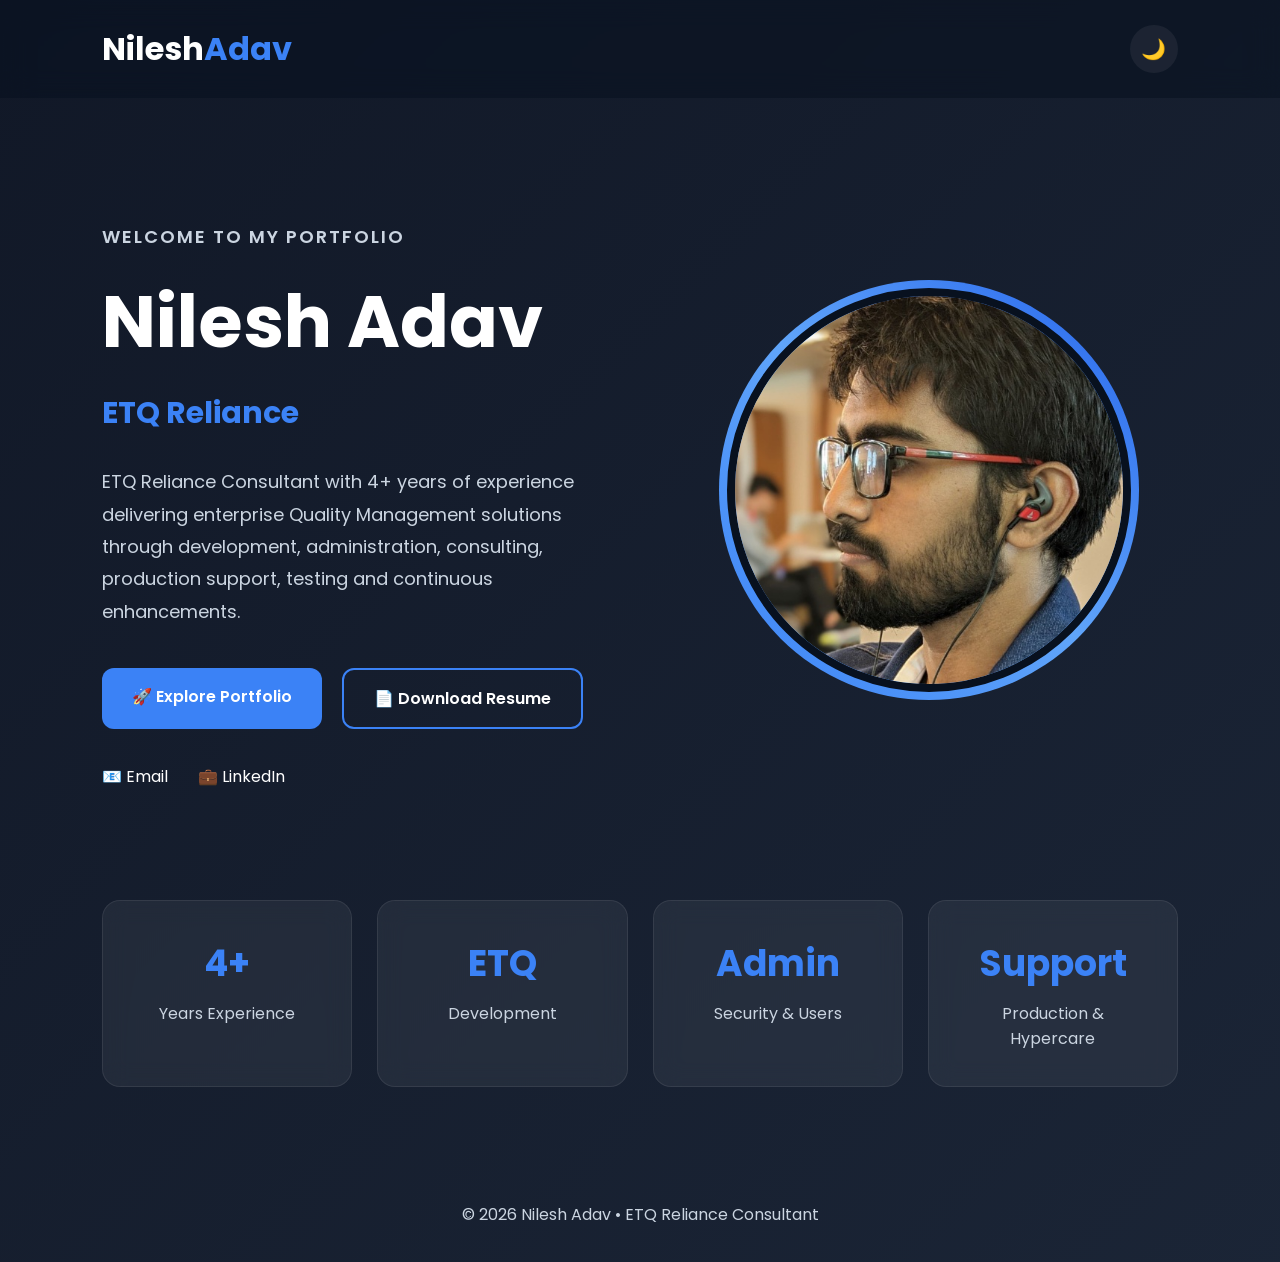
<file: index.html>
<!DOCTYPE html>
<html lang="en">

<head>

<meta charset="UTF-8">
<meta name="viewport" content="width=device-width, initial-scale=1.0">

<title>Nilesh Adav | ETQ Reliance Consultant</title>

<link rel="preconnect" href="https://fonts.googleapis.com">
<link rel="preconnect" href="https://fonts.gstatic.com" crossorigin>

<link href="https://fonts.googleapis.com/css2?family=Poppins:wght@300;400;500;600;700;800&display=swap" rel="stylesheet">

<link rel="stylesheet" href="home.css">

</head>

<body>

<header>

<div class="logo">

Nilesh<span>Adav</span>

</div>

<button id="themeToggle">

🌙

</button>

</header>

<section class="hero">

<div class="hero-left">

<p class="welcome">

WELCOME TO MY PORTFOLIO

</p>

<h1>

Nilesh Adav

</h1>

<h2 id="typing"></h2>

<p></p>

<p>

ETQ Reliance Consultant with 4+ years of experience delivering enterprise Quality Management solutions through development, administration, consulting, production support, testing and continuous enhancements.

</p>

<div class="buttons">

<a href="portfolio.html" class="primary">

🚀 Explore Portfolio

</a>

<a href="assets/Nilesh_Adav_Resume.pdf" class="secondary" id="downloadResume">

📄 Download Resume

</a>

</div>

<p id="downloadNote" class="download-note">
If the resume doesn't download, please <strong>right-click</strong> the <strong>Download Resume</strong> button and select <strong>"Open link in Incognito window"</strong>.
</p>

<div class="social">

<a href="mailto:nileshadav3@gmail.com">

📧 Email

</a>

<a href="https://www.linkedin.com/in/nileshadav" target="_blank">

💼 LinkedIn

</a>

</div>

</div>

<div class="hero-right">

<div class="image-card">

<img src="images/profile1.jpg" alt="Nilesh Adav">

</div>

</div>

</section>

<section class="quick">

<div class="quick-card">

<h3>

4+

</h3>

<p>

Years Experience

</p>

</div>

<div class="quick-card">

<h3>

ETQ

</h3>

<p>

Development

</p>

</div>

<div class="quick-card">

<h3>

Admin

</h3>

<p>

Security & Users

</p>

</div>

<div class="quick-card">

<h3>

Support

</h3>

<p>

Production & Hypercare

</p>

</div>

</section>

<footer>

<p>

© 2026 Nilesh Adav • ETQ Reliance Consultant

</p>

</footer>

<script src="home.js"></script>

<script>
const downloadBtn = document.getElementById("downloadResume");
const downloadNote = document.getElementById("downloadNote");

downloadBtn.addEventListener("click", () => {
    downloadNote.classList.add("show");
});
</script>

</body>

</html>
</file>
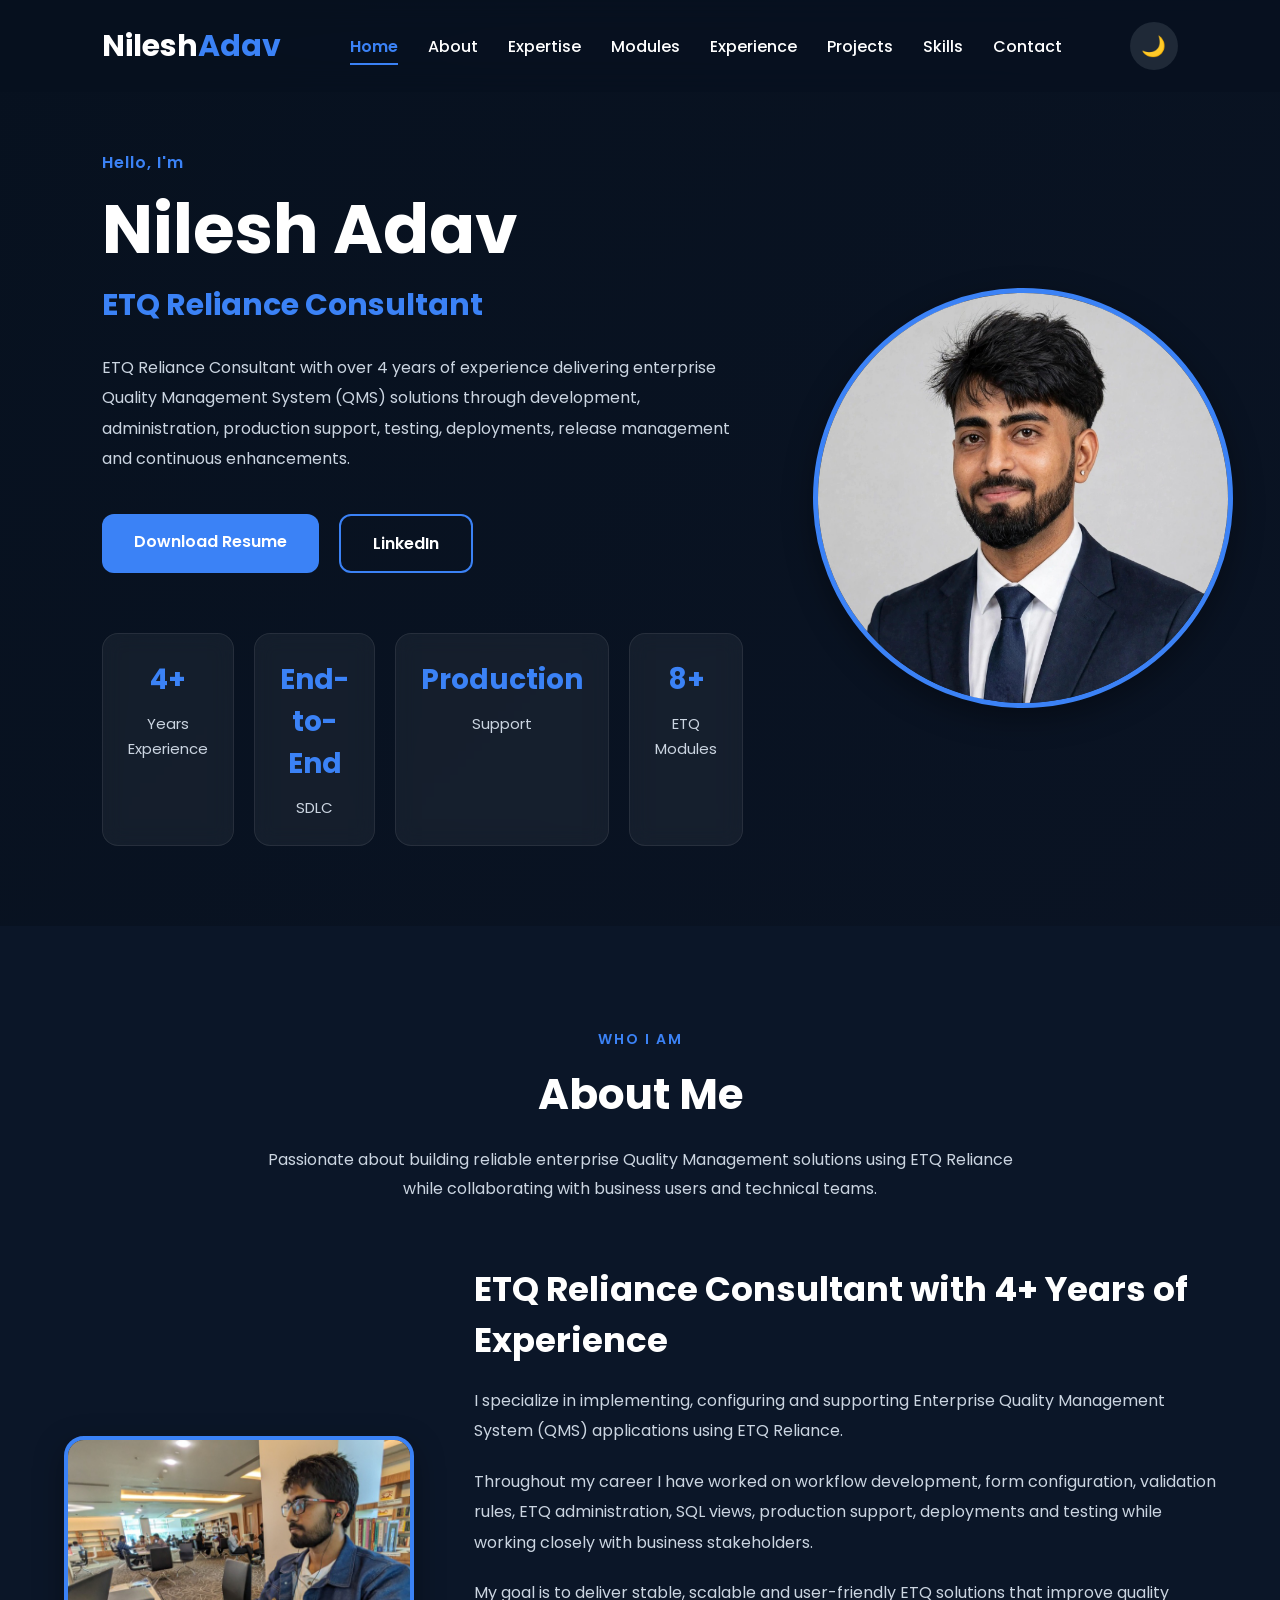
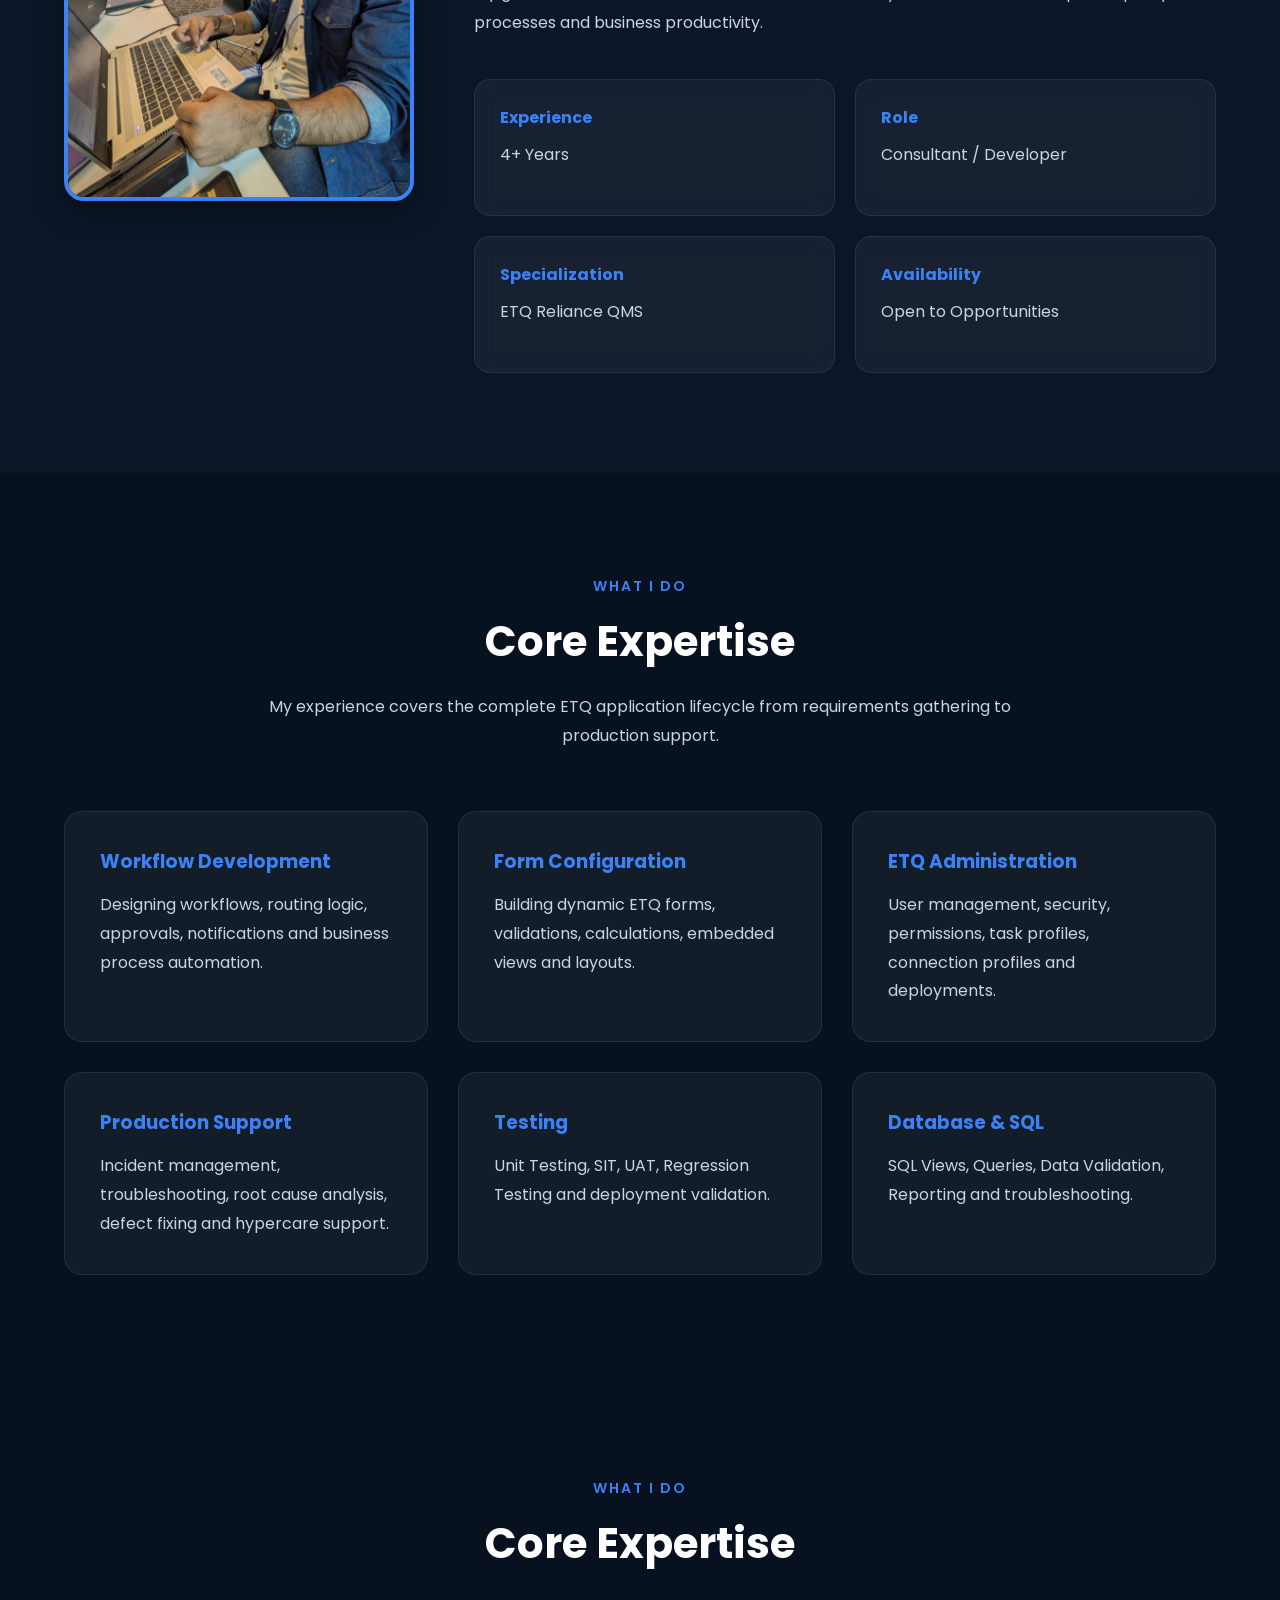
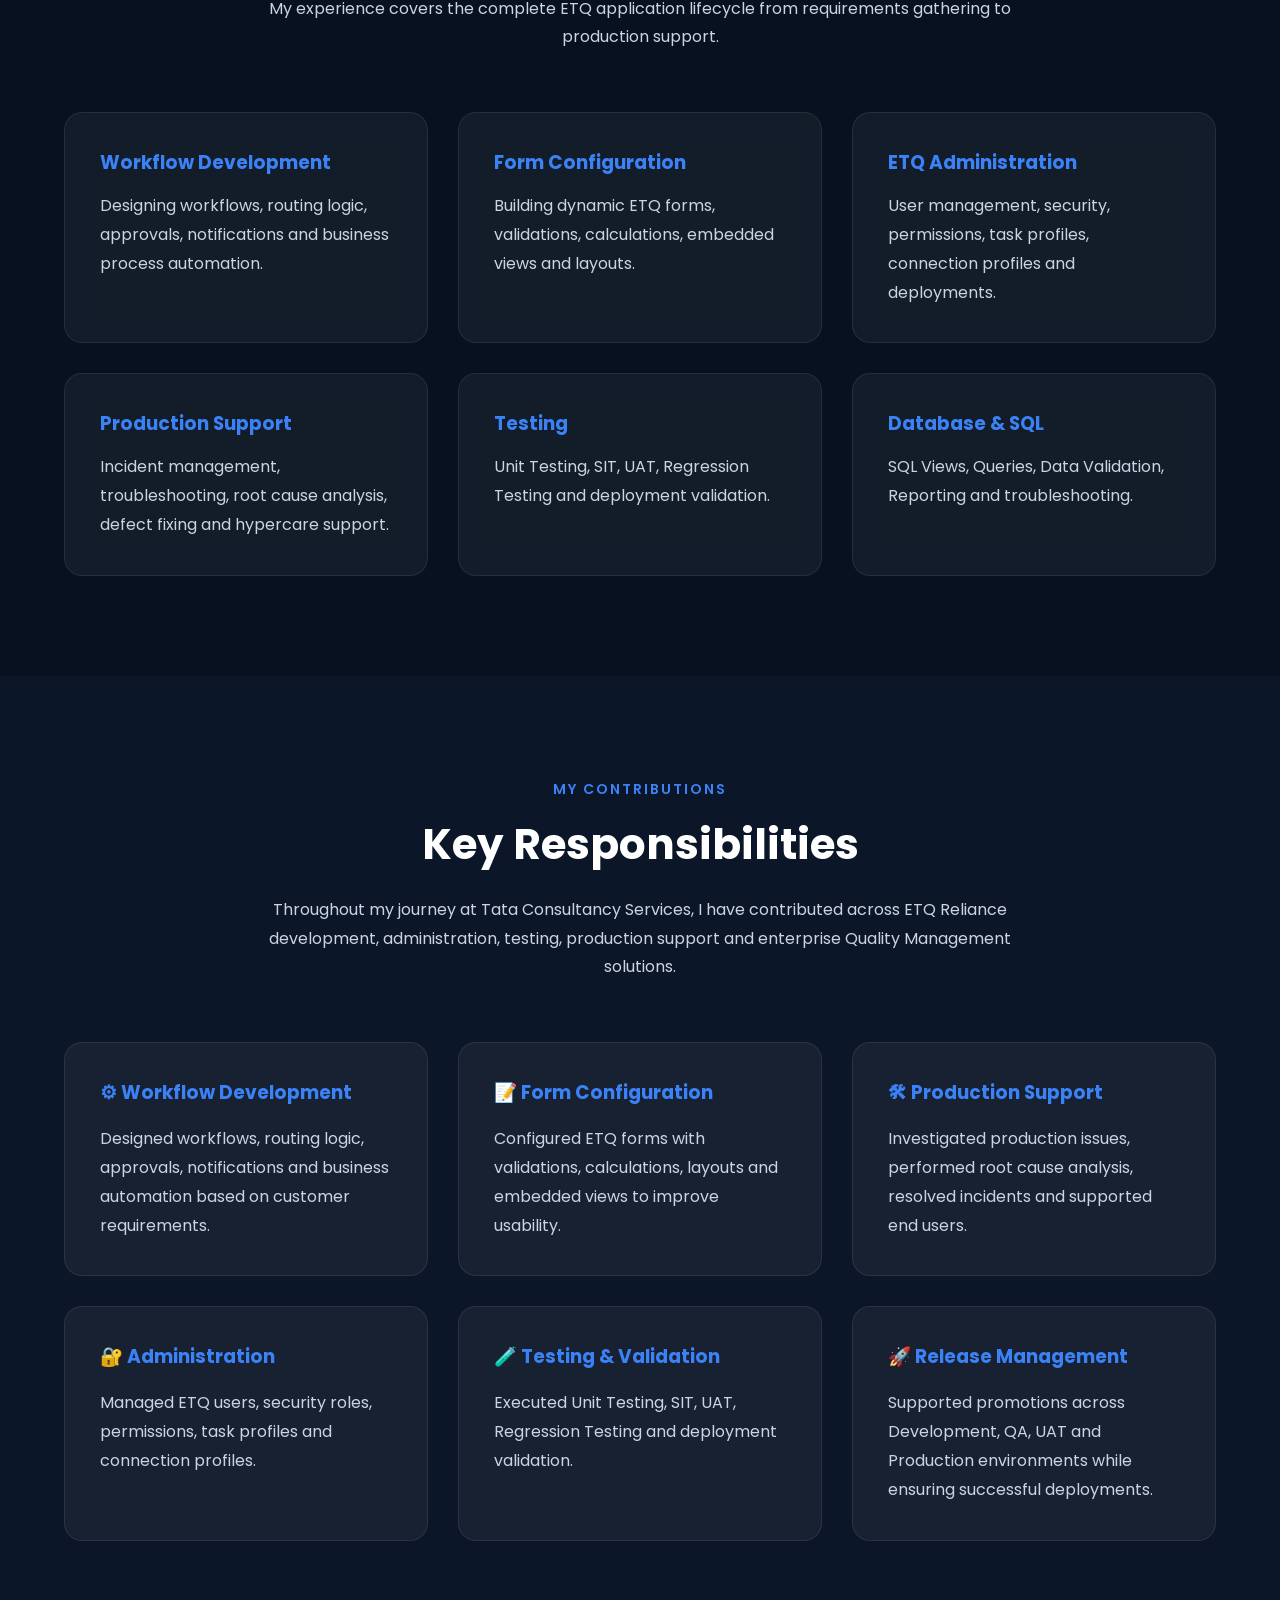
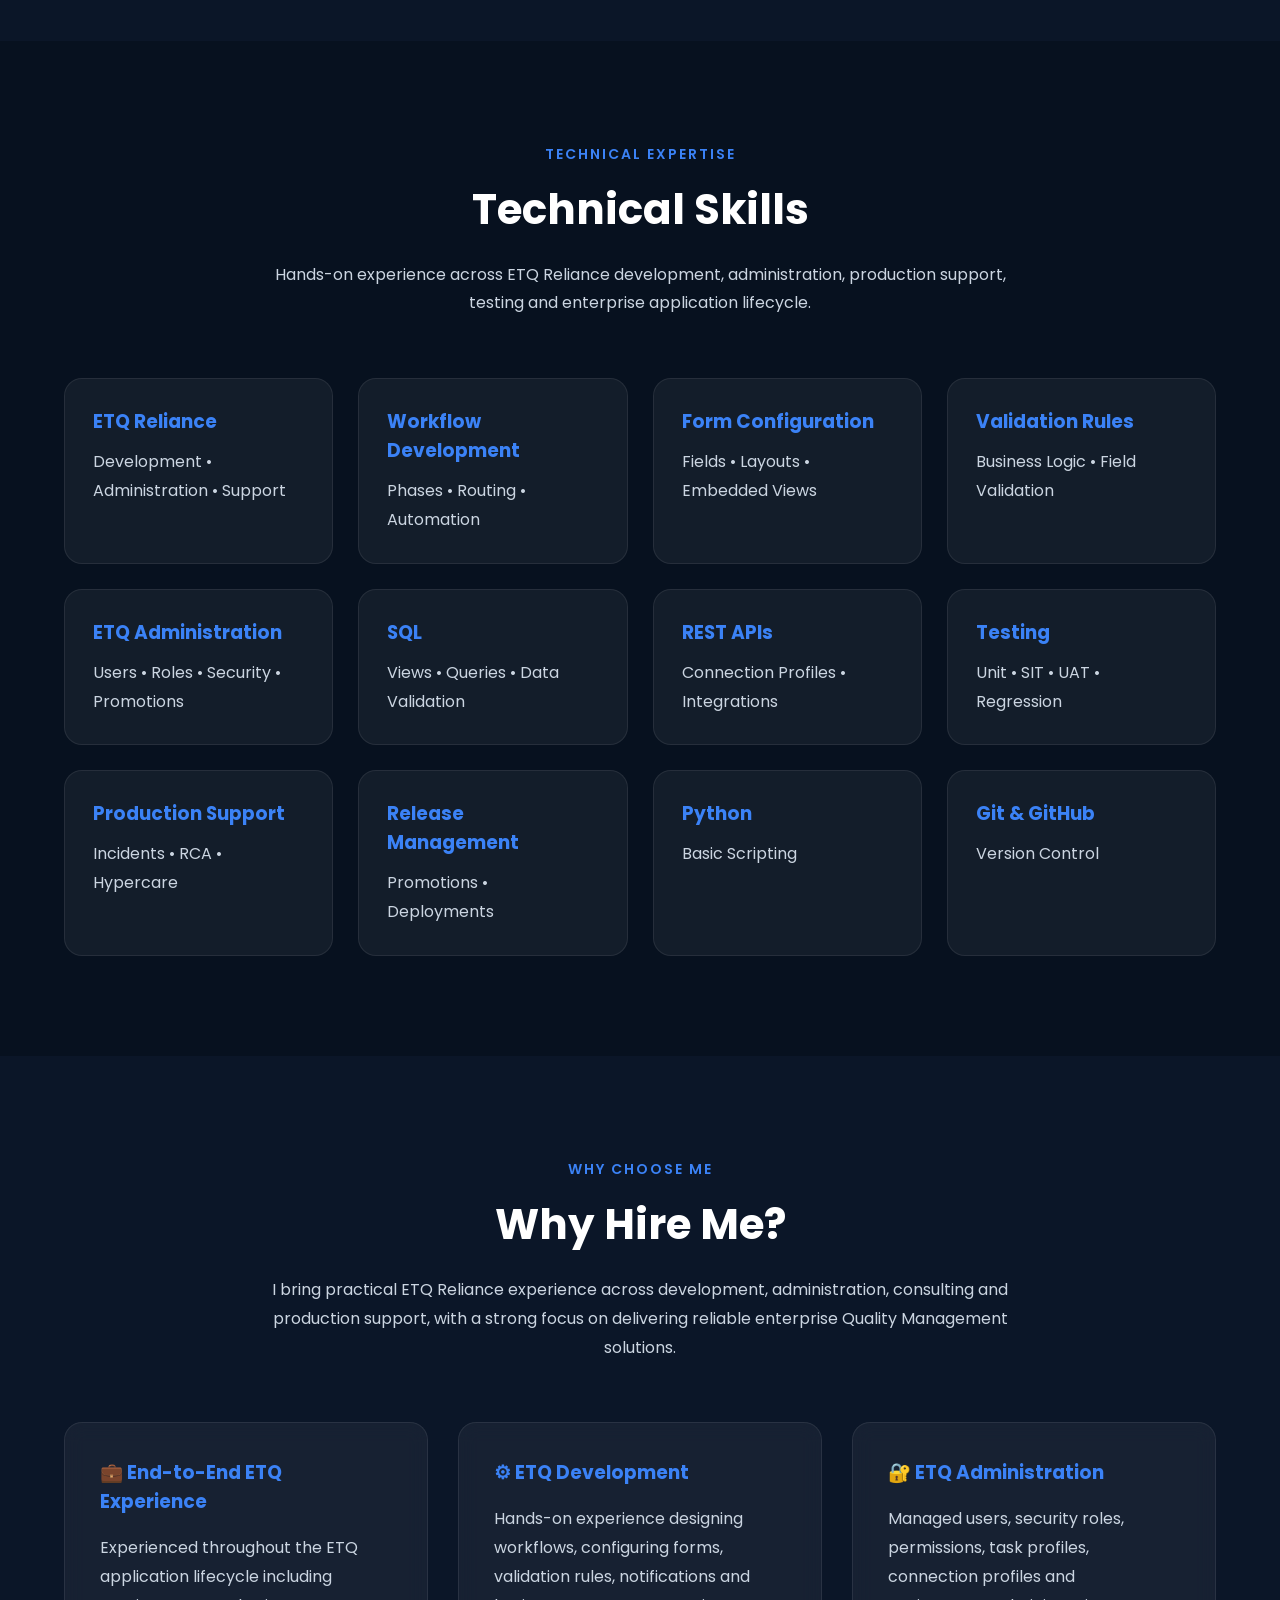
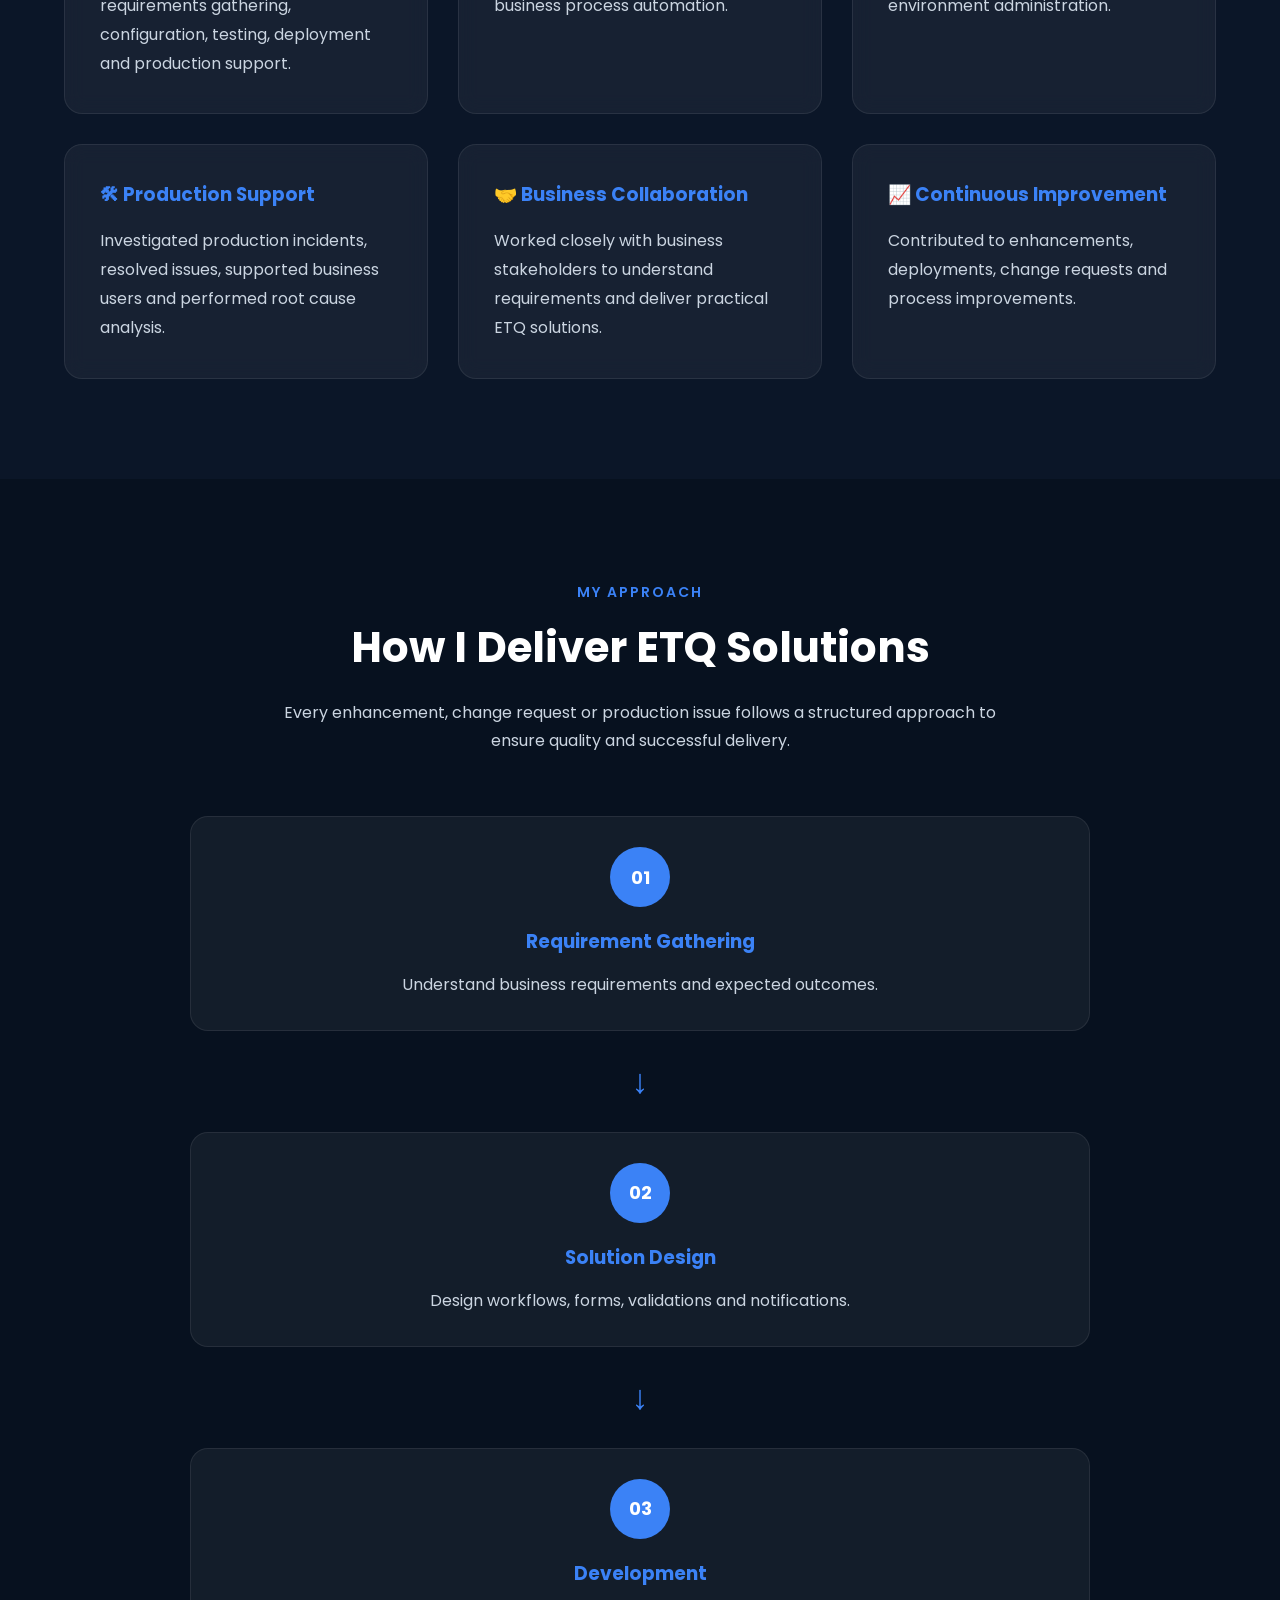
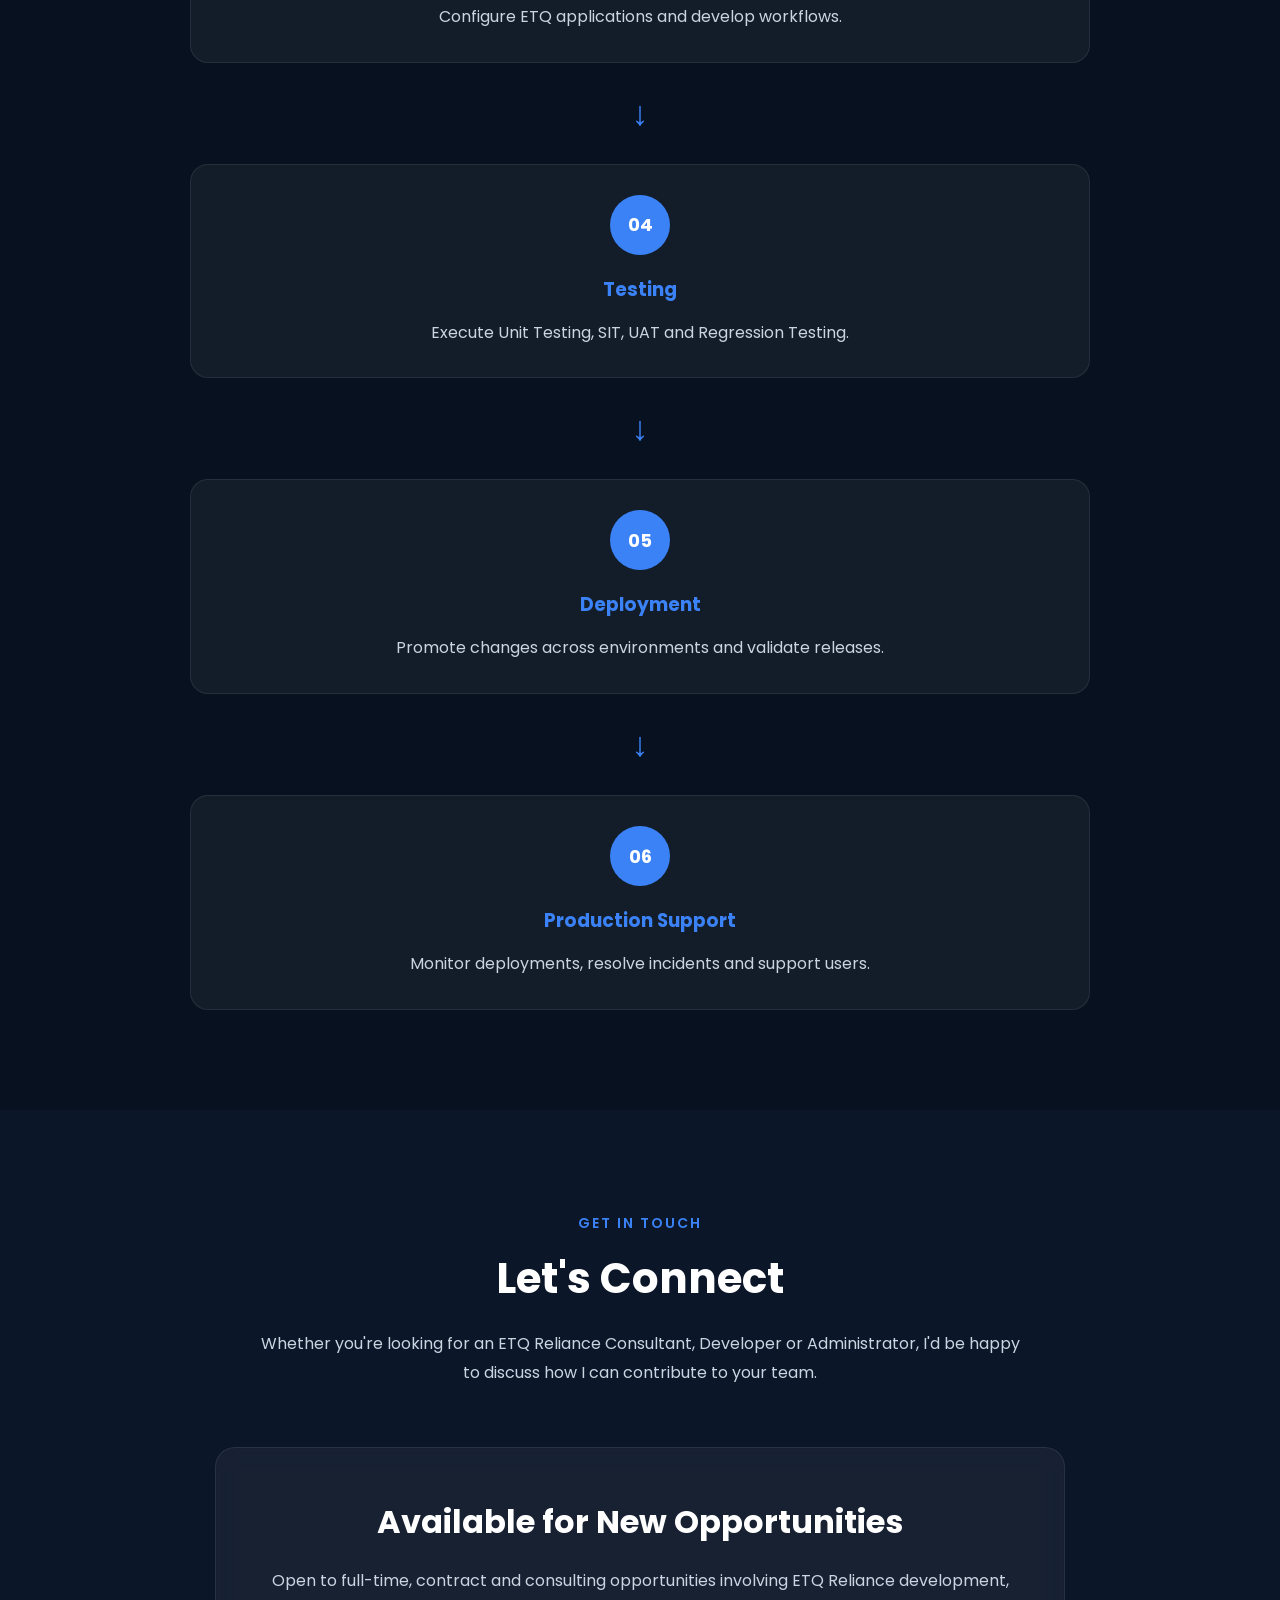
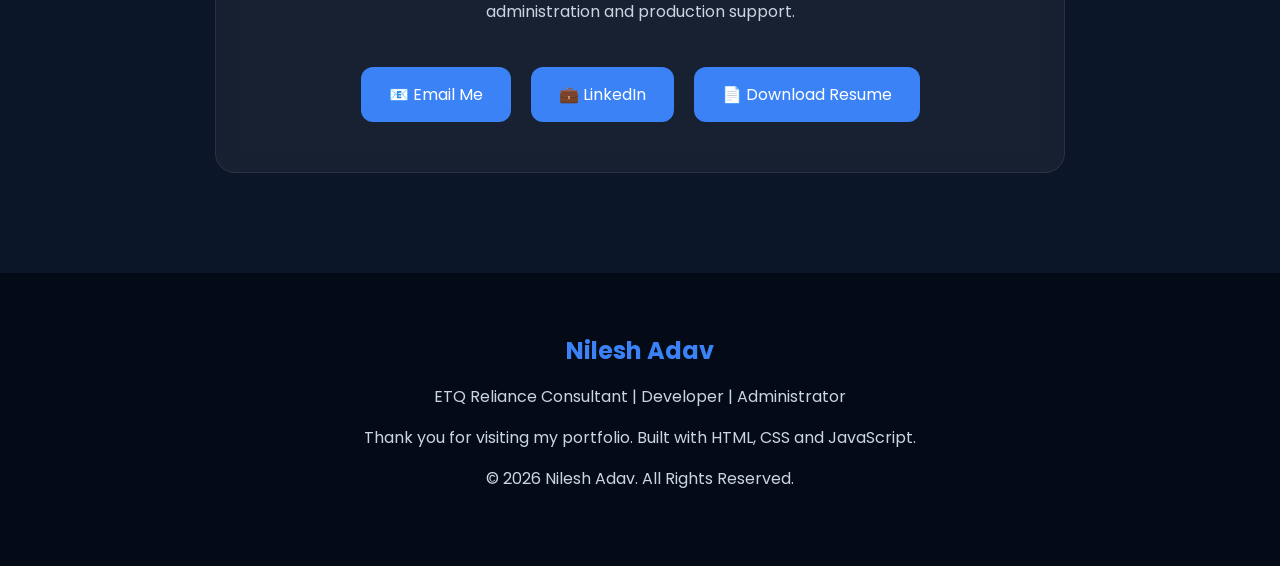
<file: portfolio.html>
<!DOCTYPE html>
<html lang="en">

<head>

    <meta charset="UTF-8">
    <meta name="viewport" content="width=device-width, initial-scale=1.0">

    <title>Nilesh Adav | ETQ Reliance Consultant</title>

    <meta name="description"
        content="Nilesh Adav - ETQ Reliance Consultant with 4+ years of experience in ETQ Development, Administration, Production Support and Enterprise Quality Management Systems.">

    <meta name="keywords"
        content="ETQ Reliance, ETQ Consultant, ETQ Developer, ETQ Administrator, Quality Management System, ETQ Support">

    <meta name="author" content="Nilesh Adav">

    <meta property="og:title" content="Nilesh Adav | ETQ Reliance Consultant">
    <meta property="og:description"
        content="Professional Portfolio of Nilesh Adav - ETQ Reliance Consultant.">
    <meta property="og:type" content="website">

    <link rel="stylesheet" href="style.css">

    <link href="https://fonts.googleapis.com/css2?family=Poppins:wght@300;400;500;600;700;800&display=swap"
        rel="stylesheet">

</head>

<body>

    <!-- ================= NAVBAR ================= -->

    <header>

        <div class="logo">
            Nilesh<span>Adav</span>
        </div>

        <nav>

            <a href="#home">Home</a>
            <a href="#about">About</a>
            <a href="#expertise">Expertise</a>
            <a href="#modules">Modules</a>
            <a href="#experience">Experience</a>
            <a href="#projects">Projects</a>
            <a href="#skills">Skills</a>
            <a href="#contact">Contact</a>

        </nav>

        <button id="themeToggle" class="theme-btn">
            🌙
        </button>

    </header>

    <!-- ================= HERO ================= -->

    <section id="home" class="hero">

        <div class="hero-left">

            <span class="welcome">
                Hello, I'm
            </span>

            <h1>
                Nilesh Adav
            </h1>

            <h2 id="typing"></h2>

            <p>

                ETQ Reliance Consultant with over 4 years of experience delivering enterprise Quality Management System (QMS) solutions through development, administration, production support, testing, deployments, release management and continuous enhancements.

            </p>

            <div class="hero-buttons">

                <a href="assets/Nilesh_Adav_Resume.pdf"
                    class="btn-primary"
                    target="_blank">

                    Download Resume

                </a>

                <a href="https://www.linkedin.com/in/nileshadav"
                    target="_blank"
                    class="btn-secondary">

                    LinkedIn

                </a>

            </div>

            <div class="hero-stats">

                <div class="stat-card">

                    <h3>4+</h3>

                    <span>Years Experience</span>

                </div>

                <div class="stat-card">

                    <h3>End-to-End</h3>

                    <span>SDLC</span>

                </div>

                <div class="stat-card">

                    <h3>Production</h3>

                    <span>Support</span>

                </div>

                <div class="stat-card">

                    <h3>8+</h3>

                    <span>ETQ Modules</span>

                </div>

            </div>

        </div>

        <div class="hero-right">

            <div class="profile-card">

                <img src="images/profile2.jpg"
                    alt="Nilesh Adav">

            </div>

        </div>

    </section>
    <!-- ================= ABOUT ================= -->

<section id="about" class="about">

    <div class="container">

        <div class="section-heading">

            <span>WHO I AM</span>

            <h2>About Me</h2>

            <p>
                Passionate about building reliable enterprise Quality Management
                solutions using ETQ Reliance while collaborating with business users
                and technical teams.
            </p>

        </div>

        <div class="about-grid">

            <div class="about-left">

                <img src="images/me.jpg" alt="Nilesh Adav">

            </div>

            <div class="about-right">

                <h3>
                    ETQ Reliance Consultant with 4+ Years of Experience
                </h3>

                <p>
                    I specialize in implementing, configuring and supporting
                    Enterprise Quality Management System (QMS) applications using
                    ETQ Reliance.
                </p>

                <p>
                    Throughout my career I have worked on workflow development,
                    form configuration, validation rules, ETQ administration,
                    SQL views, production support, deployments and testing while
                    working closely with business stakeholders.
                </p>

                <p>
                    My goal is to deliver stable, scalable and user-friendly ETQ
                    solutions that improve quality processes and business
                    productivity.
                </p>

                <div class="about-info">

                    <div class="info-card">

                        <h4>Experience</h4>

                        <p>4+ Years</p>

                    </div>

                    <div class="info-card">

                        <h4>Role</h4>

                        <p>Consultant / Developer</p>

                    </div>

                    <div class="info-card">

                        <h4>Specialization</h4>

                        <p>ETQ Reliance QMS</p>

                    </div>

                    <div class="info-card">

                        <h4>Availability</h4>

                        <p>Open to Opportunities</p>

                    </div>

                </div>

            </div>

        </div>

    </div>

</section>

<!-- ================= EXPERTISE ================= -->

<section id="expertise" class="expertise">

    <div class="container">

        <div class="section-heading">

            <span>WHAT I DO</span>

            <h2>Core Expertise</h2>

            <p>
                My experience covers the complete ETQ application lifecycle
                from requirements gathering to production support.
            </p>

        </div>

        <div class="expertise-grid">

            <div class="expertise-card">

                <h3>Workflow Development</h3>

                <p>
                    Designing workflows, routing logic,
                    approvals, notifications and business process automation.
                </p>

            </div>

            <div class="expertise-card">

                <h3>Form Configuration</h3>

                <p>
                    Building dynamic ETQ forms,
                    validations, calculations,
                    embedded views and layouts.
                </p>

            </div>

            <div class="expertise-card">

                <h3>ETQ Administration</h3>

                <p>
                    User management,
                    security,
                    permissions,
                    task profiles,
                    connection profiles and deployments.
                </p>

            </div>

            <div class="expertise-card">

                <h3>Production Support</h3>

                <p>
                    Incident management,
                    troubleshooting,
                    root cause analysis,
                    defect fixing and hypercare support.
                </p>

            </div>

            <div class="expertise-card">

                <h3>Testing</h3>

                <p>
                    Unit Testing,
                    SIT,
                    UAT,
                    Regression Testing
                    and deployment validation.
                </p>

            </div>

            <div class="expertise-card">

                <h3>Database & SQL</h3>

                <p>
                    SQL Views,
                    Queries,
                    Data Validation,
                    Reporting
                    and troubleshooting.
                </p>

            </div>

        </div>

    </div>

</section>



<!-- ================= EXPERTISE ================= -->

<section id="expertise" class="expertise">

    <div class="container">

        <div class="section-heading">

            <span>WHAT I DO</span>

            <h2>Core Expertise</h2>

            <p>
                My experience covers the complete ETQ application lifecycle
                from requirements gathering to production support.
            </p>

        </div>

        <div class="expertise-grid">

            <div class="expertise-card">

                <h3>Workflow Development</h3>

                <p>
                    Designing workflows, routing logic,
                    approvals, notifications and business process automation.
                </p>

            </div>

            <div class="expertise-card">

                <h3>Form Configuration</h3>

                <p>
                    Building dynamic ETQ forms,
                    validations, calculations,
                    embedded views and layouts.
                </p>

            </div>

            <div class="expertise-card">

                <h3>ETQ Administration</h3>

                <p>
                    User management,
                    security,
                    permissions,
                    task profiles,
                    connection profiles and deployments.
                </p>

            </div>

            <div class="expertise-card">

                <h3>Production Support</h3>

                <p>
                    Incident management,
                    troubleshooting,
                    root cause analysis,
                    defect fixing and hypercare support.
                </p>

            </div>

            <div class="expertise-card">

                <h3>Testing</h3>

                <p>
                    Unit Testing,
                    SIT,
                    UAT,
                    Regression Testing
                    and deployment validation.
                </p>

            </div>

            <div class="expertise-card">

                <h3>Database & SQL</h3>

                <p>
                    SQL Views,
                    Queries,
                    Data Validation,
                    Reporting
                    and troubleshooting.
                </p>

            </div>

        </div>

    </div>

</section>
<!-- ================= KEY RESPONSIBILITIES ================= -->

<section id="projects" class="projects">

    <div class="container">

        <div class="section-heading">

            <span>MY CONTRIBUTIONS</span>

            <h2>Key Responsibilities</h2>

            <p>
                Throughout my journey at Tata Consultancy Services, I have contributed across
                ETQ Reliance development, administration, testing, production support and
                enterprise Quality Management solutions.
            </p>

        </div>

        <div class="project-grid">

            <div class="project-card">

                <h3>⚙ Workflow Development</h3>

                <p>
                    Designed workflows, routing logic, approvals,
                    notifications and business automation based on
                    customer requirements.
                </p>

            </div>

            <div class="project-card">

                <h3>📝 Form Configuration</h3>

                <p>
                    Configured ETQ forms with validations,
                    calculations, layouts and embedded views to
                    improve usability.
                </p>

            </div>

            <div class="project-card">

                <h3>🛠 Production Support</h3>

                <p>
                    Investigated production issues,
                    performed root cause analysis,
                    resolved incidents and supported end users.
                </p>

            </div>

            <div class="project-card">

                <h3>🔐 Administration</h3>

                <p>
                    Managed ETQ users,
                    security roles,
                    permissions,
                    task profiles and connection profiles.
                </p>

            </div>

            <div class="project-card">

                <h3>🧪 Testing & Validation</h3>

                <p>
                    Executed Unit Testing,
                    SIT,
                    UAT,
                    Regression Testing and deployment validation.
                </p>

            </div>

            <div class="project-card">

                <h3>🚀 Release Management</h3>

                <p>
                    Supported promotions across Development,
                    QA,
                    UAT and Production environments while ensuring
                    successful deployments.
                </p>

            </div>

        </div>

    </div>

</section>

<!-- ================= TECHNICAL SKILLS ================= -->

<section id="skills" class="skills">

    <div class="container">

        <div class="section-heading">

            <span>TECHNICAL EXPERTISE</span>

            <h2>Technical Skills</h2>

            <p>
                Hands-on experience across ETQ Reliance development,
                administration, production support, testing and
                enterprise application lifecycle.
            </p>

        </div>

        <div class="skills-grid">

            <div class="skill-card">
                <h3>ETQ Reliance</h3>
                <span>Development • Administration • Support</span>
            </div>

            <div class="skill-card">
                <h3>Workflow Development</h3>
                <span>Phases • Routing • Automation</span>
            </div>

            <div class="skill-card">
                <h3>Form Configuration</h3>
                <span>Fields • Layouts • Embedded Views</span>
            </div>

            <div class="skill-card">
                <h3>Validation Rules</h3>
                <span>Business Logic • Field Validation</span>
            </div>

            <div class="skill-card">
                <h3>ETQ Administration</h3>
                <span>Users • Roles • Security • Promotions</span>
            </div>

            <div class="skill-card">
                <h3>SQL</h3>
                <span>Views • Queries • Data Validation</span>
            </div>

            <div class="skill-card">
                <h3>REST APIs</h3>
                <span>Connection Profiles • Integrations</span>
            </div>

            <div class="skill-card">
                <h3>Testing</h3>
                <span>Unit • SIT • UAT • Regression</span>
            </div>

            <div class="skill-card">
                <h3>Production Support</h3>
                <span>Incidents • RCA • Hypercare</span>
            </div>

            <div class="skill-card">
                <h3>Release Management</h3>
                <span>Promotions • Deployments</span>
            </div>

            <div class="skill-card">
                <h3>Python</h3>
                <span>Basic Scripting</span>
            </div>

            <div class="skill-card">
                <h3>Git & GitHub</h3>
                <span>Version Control</span>
            </div>

        </div>

    </div>

</section>
<!-- ================= WHY HIRE ME ================= -->

<section id="why-me" class="why-me">

    <div class="container">

        <div class="section-heading">

            <span>WHY CHOOSE ME</span>

            <h2>Why Hire Me?</h2>

            <p>
                I bring practical ETQ Reliance experience across development,
                administration, consulting and production support, with a strong
                focus on delivering reliable enterprise Quality Management solutions.
            </p>

        </div>

        <div class="why-grid">

            <div class="why-card">

                <h3>💼 End-to-End ETQ Experience</h3>

                <p>
                    Experienced throughout the ETQ application lifecycle including
                    requirements gathering, configuration, testing, deployment
                    and production support.
                </p>

            </div>

            <div class="why-card">

                <h3>⚙ ETQ Development</h3>

                <p>
                    Hands-on experience designing workflows,
                    configuring forms, validation rules,
                    notifications and business process automation.
                </p>

            </div>

            <div class="why-card">

                <h3>🔐 ETQ Administration</h3>

                <p>
                    Managed users, security roles,
                    permissions, task profiles,
                    connection profiles and environment administration.
                </p>

            </div>

            <div class="why-card">

                <h3>🛠 Production Support</h3>

                <p>
                    Investigated production incidents,
                    resolved issues, supported business users
                    and performed root cause analysis.
                </p>

            </div>

            <div class="why-card">

                <h3>🤝 Business Collaboration</h3>

                <p>
                    Worked closely with business stakeholders
                    to understand requirements and deliver
                    practical ETQ solutions.
                </p>

            </div>

            <div class="why-card">

                <h3>📈 Continuous Improvement</h3>

                <p>
                    Contributed to enhancements,
                    deployments, change requests
                    and process improvements.
                </p>

            </div>

        </div>

    </div>

</section>

<!-- ================= HOW I WORK ================= -->

<section id="workflow" class="workflow">

    <div class="container">

        <div class="section-heading">

            <span>MY APPROACH</span>

            <h2>How I Deliver ETQ Solutions</h2>

            <p>
                Every enhancement, change request or production issue follows
                a structured approach to ensure quality and successful delivery.
            </p>

        </div>

        <div class="workflow-container">

            <div class="workflow-step">
                <div class="step-number">01</div>
                <h3>Requirement Gathering</h3>
                <p>Understand business requirements and expected outcomes.</p>
            </div>

            <div class="workflow-arrow">↓</div>

            <div class="workflow-step">
                <div class="step-number">02</div>
                <h3>Solution Design</h3>
                <p>Design workflows, forms, validations and notifications.</p>
            </div>

            <div class="workflow-arrow">↓</div>

            <div class="workflow-step">
                <div class="step-number">03</div>
                <h3>Development</h3>
                <p>Configure ETQ applications and develop workflows.</p>
            </div>

            <div class="workflow-arrow">↓</div>

            <div class="workflow-step">
                <div class="step-number">04</div>
                <h3>Testing</h3>
                <p>Execute Unit Testing, SIT, UAT and Regression Testing.</p>
            </div>

            <div class="workflow-arrow">↓</div>

            <div class="workflow-step">
                <div class="step-number">05</div>
                <h3>Deployment</h3>
                <p>Promote changes across environments and validate releases.</p>
            </div>

            <div class="workflow-arrow">↓</div>

            <div class="workflow-step">
                <div class="step-number">06</div>
                <h3>Production Support</h3>
                <p>Monitor deployments, resolve incidents and support users.</p>
            </div>

        </div>

    </div>

</section>

<!-- ================= CONTACT ================= -->

<section id="contact" class="contact">

    <div class="container">

        <div class="section-heading">

            <span>GET IN TOUCH</span>

            <h2>Let's Connect</h2>

            <p>
                Whether you're looking for an ETQ Reliance Consultant,
                Developer or Administrator,
                I'd be happy to discuss how I can contribute to your team.
            </p>

        </div>

        <div class="contact-card">

            <h3>Available for New Opportunities</h3>

            <p>
                Open to full-time, contract and consulting opportunities
                involving ETQ Reliance development,
                administration and production support.
            </p>

            <div class="contact-links">

                <a href="mailto:nileshadav3@gmail.com" class="contact-btn">
                    📧 Email Me
                </a>

                <a href="https://www.linkedin.com/in/nileshadav"
                    target="_blank"
                    class="contact-btn">
                    💼 LinkedIn
                </a>

                <a href="assets/Nilesh_Adav_Resume.pdf"
                    target="_blank"
                    class="contact-btn">
                    📄 Download Resume
                </a>

            </div>

        </div>

    </div>

</section>

<!-- ================= FOOTER ================= -->

<footer>

    <div class="container">

        <h2>Nilesh Adav</h2>

        <p>
            ETQ Reliance Consultant | Developer | Administrator
        </p>

        <p class="footer-text">
            Thank you for visiting my portfolio.
            Built with HTML, CSS and JavaScript.
        </p>

        <p class="copyright">
            © 2026 Nilesh Adav. All Rights Reserved.
        </p>

    </div>

</footer>

<button id="scrollTop">
    ↑
</button>

<script src="script.js"></script>

</body>
</html>
</file>
<file: home.css>
*{
    margin:0;
    padding:0;
    box-sizing:border-box;
    font-family:'Poppins',sans-serif;
}

:root{
    --primary:#3B82F6;
    --secondary:#2563EB;
    --bg:#08111f;
    --card:rgba(255,255,255,.06);
    --text:#ffffff;
    --text2:#cbd5e1;
}

html{
    scroll-behavior:smooth;
}

body{
    background:linear-gradient(-45deg,#08111f,#0f172a,#1e293b,#111827);
    background-size:400% 400%;
    animation:bgMove 12s ease infinite;
    color:var(--text);
    min-height:100vh;
    overflow-x:hidden;
}

@keyframes bgMove{

0%{background-position:0% 50%;}

50%{background-position:100% 50%;}

100%{background-position:0% 50%;}

}

header{

display:flex;

justify-content:space-between;

align-items:center;

padding:25px 8%;

position:fixed;

width:100%;

top:0;

backdrop-filter:blur(14px);

background:rgba(8,17,31,.55);

z-index:999;

}

.logo{

font-size:32px;

font-weight:700;

}

.logo span{

color:var(--primary);

}

#themeToggle{

width:48px;

height:48px;

border:none;

border-radius:50%;

background:var(--card);

color:white;

cursor:pointer;

font-size:20px;

transition:.3s;

}

#themeToggle:hover{

background:var(--primary);

transform:rotate(180deg);

}

.hero{

display:flex;

justify-content:space-between;

align-items:center;

padding:140px 8% 60px;

min-height:100vh;

gap:80px;

}

.hero-left{

flex:1;

}

.hero-right{

flex:1;

display:flex;

justify-content:center;

}

.welcome{

color:var(--primary);

font-weight:600;

letter-spacing:2px;

margin-bottom:15px;

}

.hero h1{

font-size:72px;

margin-bottom:15px;

}

.hero h2{

height:45px;

font-size:30px;

color:var(--primary);

margin-bottom:25px;

}

.hero p{

color:var(--text2);

font-size:18px;

line-height:1.8;

max-width:620px;
    
margin-top:30px;

}

.buttons{

display:flex;

gap:20px;

margin-top:40px;

flex-wrap:wrap;

}

.primary,.secondary{

text-decoration:none;

padding:16px 30px;

border-radius:12px;

transition:.35s;

font-weight:600;

}

.primary{

background:var(--primary);

color:white;

}

.primary:hover{

transform:translateY(-8px);

box-shadow:0 15px 30px rgba(59,130,246,.35);

}

.secondary{

border:2px solid var(--primary);

color:white;

}

.secondary:hover{

background:var(--primary);

}

.social{

display:flex;

gap:30px;

margin-top:35px;

flex-wrap:wrap;

}

.social a{

text-decoration:none;

color:white;

transition:.3s;

}

.social a:hover{

color:var(--primary);

}

.image-card{

width:420px;

height:420px;

border-radius:50%;

padding:8px;

background:linear-gradient(45deg,#3B82F6,#60a5fa,#2563EB);

animation:float 4s ease-in-out infinite;

}

.image-card img{

width:100%;

height:100%;

border-radius:50%;

object-fit:cover;

border:8px solid #08111f;

}

@keyframes float{

0%,100%{

transform:translateY(0px);

}

50%{

transform:translateY(-18px);

}

}

.quick{

display:grid;

grid-template-columns:repeat(4,1fr);

gap:25px;

padding:0 8% 80px;

}

.quick-card{

background:var(--card);

backdrop-filter:blur(12px);

border:1px solid rgba(255,255,255,.08);

padding:35px;

border-radius:18px;

text-align:center;

transition:.35s;

}

.quick-card:hover{

transform:translateY(-10px);

border-color:var(--primary);

}

.quick-card h3{

font-size:36px;

color:var(--primary);

margin-bottom:10px;

}

.quick-card p{

color:var(--text2);

}

footer{

padding:35px;

text-align:center;

color:var(--text2);

}

.light-mode{

background:#f5f7fb;

color:#111827;

}

.light-mode header{

background:rgba(255,255,255,.85);

}

.light-mode .quick-card{

background:white;

color:#111827;

}

.light-mode .social a{

color:#111827;

}

.light-mode .secondary{

color:#111827;

}

@media(max-width:900px){

.hero{

flex-direction:column-reverse;

text-align:center;

}

.hero h1{

font-size:48px;

}

.image-card{

width:280px;

height:280px;

}

.quick{

grid-template-columns:repeat(2,1fr);

}

}

@media(max-width:600px){

.quick{

grid-template-columns:1fr;

}

.buttons{

flex-direction:column;

}

.social{

justify-content:center;

}

.hero h1{

font-size:38px;

}

.hero h2{

font-size:24px;

}

}
.download-note {
    display: none;
    margin-top: 20px;
    margin-bottom: 20px;
    font-size: 0.9rem;
    color: #777;
    line-height: 1.6;
    max-width: 500px;
}

.download-note.show {
    display: block;
}

.download-note strong {
    font-weight: 600;
}
</file>
<file: style.css>
/* ===================================================
   GOOGLE FONT & RESET
=================================================== */

*{
    margin:0;
    padding:0;
    box-sizing:border-box;
    scroll-behavior:smooth;
}

:root{

    --primary:#3B82F6;
    --secondary:#2563EB;

    --bg:#07111f;
    --bg2:#0b1628;
    --bg3:#040b16;

    --card:#111827;
    --card2:#1f2937;

    --text:#ffffff;
    --text2:#cbd5e1;

    --radius:18px;

    --shadow:0 10px 30px rgba(0,0,0,.35);

    --transition:.35s ease;

}

/* ===================================================
   BODY
=================================================== */

body{

    font-family:'Poppins',sans-serif;

    background:linear-gradient(135deg,#07111f,#0f172a,#111827);

    color:var(--text);

    overflow-x:hidden;

    transition:background .4s,color .4s;

}

img{

    max-width:100%;

    display:block;

}

a{

    text-decoration:none;

}

ul{

    list-style:none;

}

/* ===================================================
   COMMON
=================================================== */

.container{

    width:90%;

    max-width:1200px;

    margin:auto;

}

section{

    padding:100px 0;

}

.section-heading{

    text-align:center;

    margin-bottom:60px;

}

.section-heading span{

    color:var(--primary);

    letter-spacing:2px;

    font-size:14px;

    font-weight:600;

    text-transform:uppercase;

}

.section-heading h2{

    font-size:42px;

    margin:12px 0 20px;

}

.section-heading p{

    color:var(--text2);

    max-width:760px;

    margin:auto;

    line-height:1.8;

}

/* ===================================================
   HEADER
=================================================== */

header{

    position:fixed;

    top:0;

    left:0;

    width:100%;

    display:flex;

    justify-content:space-between;

    align-items:center;

    padding:22px 8%;

    background:rgba(7,17,31,.75);

    backdrop-filter:blur(15px);

    z-index:1000;

    transition:var(--transition);

}

.logo{

    font-size:30px;

    font-weight:700;

    color:var(--text);

}

.logo span{

    color:var(--primary);

}

/* ===================================================
   NAVIGATION
=================================================== */

nav{

    display:flex;

    align-items:center;

    gap:30px;

}

nav a{

    color:var(--text);

    font-weight:500;

    transition:var(--transition);

    position:relative;

}

nav a:hover{

    color:var(--primary);

}

nav a::after{

    content:"";

    position:absolute;

    left:0;

    bottom:-6px;

    width:0;

    height:2px;

    background:var(--primary);

    transition:var(--transition);

}

nav a:hover::after,

nav a.active::after{

    width:100%;

}

nav a.active{

    color:var(--primary);

    font-weight:600;

}

/* ===================================================
   THEME BUTTON
=================================================== */

.theme-btn{

    width:48px;

    height:48px;

    border:none;

    border-radius:50%;

    background:var(--card2);

    color:#fff;

    cursor:pointer;

    font-size:20px;

    transition:var(--transition);

}

.theme-btn:hover{

    background:var(--primary);

    transform:rotate(20deg);

}
/* ===================================================
   HERO SECTION
=================================================== */

.hero{

    min-height:100vh;

    display:flex;

    justify-content:space-between;

    align-items:center;

    gap:70px;

    padding:150px 8% 80px;

}

.hero-left{

    flex:1;

}

.hero-right{

    flex:1;

    display:flex;

    justify-content:center;

    align-items:center;

}

.welcome{

    display:inline-block;

    color:var(--primary);

    font-weight:600;

    margin-bottom:18px;

    letter-spacing:1px;

}

.hero h1{

    font-size:68px;

    line-height:1.1;

    margin-bottom:15px;

}

.hero h2{

    color:var(--primary);

    font-size:30px;

    min-height:42px;

    margin-bottom:25px;

}

.hero p{

    color:var(--text2);

    line-height:1.9;

    max-width:650px;

}

/* ===================================================
   HERO BUTTONS
=================================================== */

.hero-buttons{

    display:flex;

    gap:20px;

    margin-top:40px;

    flex-wrap:wrap;

}

.btn-primary{

    display:inline-block;

    padding:15px 32px;

    border-radius:12px;

    background:var(--primary);

    color:#fff;

    font-weight:600;

    transition:var(--transition);

}

.btn-primary:hover{

    transform:translateY(-5px);

    box-shadow:var(--shadow);

    background:var(--secondary);

}

.btn-secondary{

    display:inline-block;

    padding:15px 32px;

    border-radius:12px;

    border:2px solid var(--primary);

    color:#fff;

    font-weight:600;

    transition:var(--transition);

}

.btn-secondary:hover{

    background:var(--primary);

    transform:translateY(-5px);

}

/* ===================================================
   PROFILE IMAGE
=================================================== */

.profile-card{

    width:420px;

    height:420px;

    border-radius:50%;

    overflow:hidden;

    border:5px solid var(--primary);

    background:var(--card);

    box-shadow:var(--shadow);

    transition:var(--transition);

}

.profile-card:hover{

    transform:scale(1.03);

}

.profile-card img{

    width:100%;

    height:100%;

    object-fit:cover;

}

/* ===================================================
   HERO STATS
=================================================== */

.hero-stats{

    display:grid;

    grid-template-columns:repeat(4,1fr);

    gap:20px;

    margin-top:60px;

}

.stat-card{

    background:rgba(255,255,255,.05);

    border:1px solid rgba(255,255,255,.08);

    backdrop-filter:blur(10px);

    border-radius:16px;

    padding:25px;

    text-align:center;

    transition:var(--transition);

}

.stat-card:hover{

    transform:translateY(-10px);

    border-color:var(--primary);

    box-shadow:var(--shadow);

}

.stat-card h3{

    color:var(--primary);

    font-size:28px;

    margin-bottom:10px;

}

.stat-card span{

    color:var(--text2);

    font-size:15px;

}

/* ===================================================
   SCROLL ANIMATION
=================================================== */

.hidden{

    opacity:0;

    transform:translateY(60px);

    transition:all .8s ease;

}

.show{

    opacity:1;

    transform:translateY(0);

   }
/* ===================================================
   ABOUT SECTION
=================================================== */

.about{

    background:var(--bg2);

}

.about-grid{

    display:grid;

    grid-template-columns:350px 1fr;

    gap:60px;

    align-items:center;

}

.about-left img{

    width:100%;

    border-radius:20px;

    border:4px solid var(--primary);

    box-shadow:var(--shadow);

}

.about-right h3{

    font-size:34px;

    margin-bottom:20px;

}

.about-right p{

    color:var(--text2);

    line-height:1.9;

    margin-bottom:20px;

}

.about-info{

    display:grid;

    grid-template-columns:repeat(2,1fr);

    gap:20px;

    margin-top:40px;

}

.info-card{

    background:rgba(255,255,255,.05);

    border:1px solid rgba(255,255,255,.08);

    backdrop-filter:blur(10px);

    padding:25px;

    border-radius:16px;

    transition:var(--transition);

}

.info-card:hover{

    transform:translateY(-8px);

    border-color:var(--primary);

    box-shadow:var(--shadow);

}

.info-card h4{

    color:var(--primary);

    margin-bottom:10px;

}

.info-card p{

    color:var(--text2);

}

/* ===================================================
   EXPERTISE
=================================================== */

.expertise{

    background:var(--bg);

}

.expertise-grid{

    display:grid;

    grid-template-columns:repeat(auto-fit,minmax(280px,1fr));

    gap:30px;

}

.expertise-card{

    background:rgba(255,255,255,.05);

    border:1px solid rgba(255,255,255,.08);

    border-radius:18px;

    backdrop-filter:blur(10px);

    padding:35px;

    transition:var(--transition);

}

.expertise-card:hover{

    transform:translateY(-12px);

    border-color:var(--primary);

    box-shadow:var(--shadow);

}

.expertise-card h3{

    color:var(--primary);

    margin-bottom:15px;

}

.expertise-card p{

    color:var(--text2);

    line-height:1.8;

}

/* ===================================================
   MODULES
=================================================== */

.modules{

    background:var(--bg2);

}

.module-grid{

    display:grid;

    grid-template-columns:repeat(auto-fit,minmax(260px,1fr));

    gap:30px;

}

.module-card{

    background:rgba(255,255,255,.05);

    border:1px solid rgba(255,255,255,.08);

    border-radius:20px;

    padding:35px;

    text-align:center;

    transition:var(--transition);

}

.module-card:hover{

    transform:translateY(-12px);

    border-color:var(--primary);

    box-shadow:var(--shadow);

}

.module-icon{

    font-size:48px;

    margin-bottom:20px;

}

.module-card h3{

    color:var(--primary);

    margin-bottom:15px;

}

.module-card p{

    color:var(--text2);

    line-height:1.8;

       }
/* ===================================================
   EXPERIENCE
=================================================== */

.experience{

    background:var(--bg);

}

.timeline{

    max-width:900px;

    margin:auto;

    position:relative;

}

.timeline::before{

    content:"";

    position:absolute;

    left:58px;

    top:0;

    width:4px;

    height:100%;

    background:var(--primary);

}

.timeline-item{

    display:flex;

    align-items:flex-start;

    gap:35px;

    margin-bottom:60px;

}

.timeline-year{

    width:120px;

    min-height:60px;

    background:var(--primary);

    color:#fff;

    border-radius:12px;

    display:flex;

    justify-content:center;

    align-items:center;

    font-weight:700;

    z-index:2;

    text-align:center;

}

.timeline-content{

    flex:1;

    background:rgba(255,255,255,.05);

    border:1px solid rgba(255,255,255,.08);

    backdrop-filter:blur(10px);

    border-radius:18px;

    padding:30px;

    transition:var(--transition);

}

.timeline-content:hover{

    transform:translateY(-8px);

    border-color:var(--primary);

    box-shadow:var(--shadow);

}

.timeline-content h3{

    color:var(--primary);

    margin-bottom:8px;

}

.timeline-content h4{

    color:var(--text2);

    font-weight:500;

    margin-bottom:20px;

}

.timeline-content ul{

    list-style:disc;

    padding-left:20px;

}

.timeline-content li{

    color:var(--text2);

    line-height:1.8;

    margin-bottom:10px;

}

/* ===================================================
   KEY RESPONSIBILITIES
=================================================== */

.projects{

    background:var(--bg2);

}

.project-grid{

    display:grid;

    grid-template-columns:repeat(auto-fit,minmax(300px,1fr));

    gap:30px;

}

.project-card{

    background:rgba(255,255,255,.05);

    border:1px solid rgba(255,255,255,.08);

    border-radius:18px;

    padding:35px;

    transition:var(--transition);

}

.project-card:hover{

    transform:translateY(-10px);

    border-color:var(--primary);

    box-shadow:var(--shadow);

}

.project-card h3{

    color:var(--primary);

    margin-bottom:18px;

}

.project-card p{

    color:var(--text2);

    line-height:1.8;

}

/* ===================================================
   TECHNICAL SKILLS
=================================================== */

.skills{

    background:var(--bg);

}

.skills-grid{

    display:grid;

    grid-template-columns:repeat(auto-fit,minmax(250px,1fr));

    gap:25px;

}

.skill-card{

    background:rgba(255,255,255,.05);

    border:1px solid rgba(255,255,255,.08);

    border-radius:18px;

    padding:28px;

    transition:var(--transition);

}

.skill-card:hover{

    transform:translateY(-10px);

    border-color:var(--primary);

    box-shadow:var(--shadow);

}

.skill-card h3{

    color:var(--primary);

    margin-bottom:12px;

}

.skill-card span{

    color:var(--text2);

    line-height:1.8;

   }
/* ===================================================
   WHY HIRE ME
=================================================== */

.why-me{

    background:var(--bg2);

}

.why-grid{

    display:grid;

    grid-template-columns:repeat(auto-fit,minmax(280px,1fr));

    gap:30px;

}

.why-card{

    background:rgba(255,255,255,.05);

    border:1px solid rgba(255,255,255,.08);

    border-radius:18px;

    backdrop-filter:blur(10px);

    padding:35px;

    transition:var(--transition);

}

.why-card:hover{

    transform:translateY(-10px);

    border-color:var(--primary);

    box-shadow:var(--shadow);

}

.why-card h3{

    color:var(--primary);

    margin-bottom:18px;

}

.why-card p{

    color:var(--text2);

    line-height:1.8;

}

/* ===================================================
   WORKFLOW
=================================================== */

.workflow{

    background:var(--bg);

}

.workflow-container{

    max-width:900px;

    margin:auto;

}

.workflow-step{

    background:rgba(255,255,255,.05);

    border:1px solid rgba(255,255,255,.08);

    border-radius:18px;

    padding:30px;

    text-align:center;

    transition:var(--transition);

}

.workflow-step:hover{

    transform:translateY(-8px);

    border-color:var(--primary);

    box-shadow:var(--shadow);

}

.step-number{

    width:60px;

    height:60px;

    margin:0 auto 20px;

    border-radius:50%;

    background:var(--primary);

    display:flex;

    justify-content:center;

    align-items:center;

    color:#fff;

    font-weight:700;

    font-size:18px;

}

.workflow-step h3{

    color:var(--primary);

    margin-bottom:15px;

}

.workflow-step p{

    color:var(--text2);

    line-height:1.8;

}

.workflow-arrow{

    text-align:center;

    font-size:34px;

    color:var(--primary);

    margin:25px 0;

}

/* ===================================================
   CONTACT
=================================================== */

.contact{

    background:var(--bg2);

}

.contact-card{

    max-width:850px;

    margin:auto;

    text-align:center;

    background:rgba(255,255,255,.05);

    border:1px solid rgba(255,255,255,.08);

    border-radius:20px;

    padding:50px;

    backdrop-filter:blur(10px);

}

.contact-card h3{

    font-size:32px;

    margin-bottom:20px;

}

.contact-card p{

    color:var(--text2);

    line-height:1.9;

}

.contact-links{

    display:flex;

    justify-content:center;

    gap:20px;

    flex-wrap:wrap;

    margin-top:40px;

}

.contact-btn{

    display:inline-block;

    background:var(--primary);

    color:#fff;

    padding:15px 28px;

    border-radius:12px;

    transition:var(--transition);

}

.contact-btn:hover{

    transform:translateY(-6px);

    box-shadow:var(--shadow);

    background:var(--secondary);

}

/* ===================================================
   FOOTER
=================================================== */

footer{

    background:var(--bg3);

    text-align:center;

    padding:60px 20px;

}

footer h2{

    color:var(--primary);

    margin-bottom:15px;

}

footer p{

    color:var(--text2);

    margin-bottom:12px;

    line-height:1.8;

}

/* ===================================================
   SCROLL TO TOP
=================================================== */

#scrollTop{

    position:fixed;

    right:25px;

    bottom:25px;

    width:55px;

    height:55px;

    border:none;

    border-radius:50%;

    background:var(--primary);

    color:#fff;

    font-size:22px;

    cursor:pointer;

    display:none;

    z-index:999;

    transition:var(--transition);

}

#scrollTop:hover{

    transform:translateY(-6px);

    background:var(--secondary);

}
/* ===================================================
   RESPONSIVE DESIGN
=================================================== */

@media (max-width:992px){

    header{

        padding:18px 5%;

    }

    nav{

        display:none;

    }

    .hero{

        flex-direction:column-reverse;

        text-align:center;

        padding-top:140px;

    }

    .hero h1{

        font-size:48px;

    }

    .hero h2{

        font-size:26px;

    }

    .hero p{

        margin:auto;

    }

    .hero-buttons{

        justify-content:center;

    }

    .hero-stats{

        grid-template-columns:repeat(2,1fr);

    }

    .about-grid{

        grid-template-columns:1fr;

        text-align:center;

    }

    .about-info{

        grid-template-columns:1fr;

    }

    .timeline::before{

        display:none;

    }

    .timeline-item{

        flex-direction:column;

    }

    .timeline-year{

        width:100%;

    }

}

@media (max-width:768px){

    section{

        padding:80px 0;

    }

    .section-heading h2{

        font-size:34px;

    }

    .profile-card{

        width:320px;

        height:320px;

    }

}

@media (max-width:600px){

    .hero h1{

        font-size:36px;

    }

    .hero h2{

        font-size:22px;

    }

    .hero-buttons{

        flex-direction:column;

        align-items:center;

    }

    .btn-primary,
    .btn-secondary,
    .contact-btn{

        width:100%;

        max-width:280px;

        text-align:center;

    }

    .hero-stats{

        grid-template-columns:1fr;

    }

    .profile-card{

        width:260px;

        height:260px;

    }

    .contact-links{

        flex-direction:column;

        align-items:center;

    }

}

/* ===================================================
   LIGHT MODE
=================================================== */

body.light-mode{

    background:#f5f7fb;

    color:#111827;

}

body.light-mode header{

    background:rgba(255,255,255,.95);

}

body.light-mode .logo,

body.light-mode nav a{

    color:#111827;

}

body.light-mode nav a:hover,

body.light-mode nav a.active{

    color:var(--primary);

}

body.light-mode .about,
body.light-mode .modules,
body.light-mode .projects,
body.light-mode .why-me,
body.light-mode .contact{

    background:#eef3f8;

}

body.light-mode .expertise,
body.light-mode .experience,
body.light-mode .skills,
body.light-mode .workflow{

    background:#f7fafc;

}

body.light-mode .stat-card,
body.light-mode .info-card,
body.light-mode .expertise-card,
body.light-mode .module-card,
body.light-mode .timeline-content,
body.light-mode .project-card,
body.light-mode .skill-card,
body.light-mode .why-card,
body.light-mode .workflow-step,
body.light-mode .contact-card{

    background:#ffffff;

    color:#111827;

    border:1px solid #dbe3ee;

}

body.light-mode p,
body.light-mode span,
body.light-mode li,
body.light-mode h4{

    color:#4b5563;

}

body.light-mode footer{

    background:#e5e7eb;

}

body.light-mode footer p{

    color:#4b5563;

}

body.light-mode .theme-btn{

    background:#e2e8f0;

    color:#111827;

}

/* ===================================================
   SCROLL REVEAL
=================================================== */

.hidden{

    opacity:0;

    transform:translateY(60px);

    transition:all .8s ease;

}

.show{

    opacity:1;

    transform:translateY(0);

}

/* ===================================================
   ACTIVE NAVIGATION
=================================================== */

nav a.active{

    color:var(--primary);

    font-weight:600;

}

nav a.active::after{

    width:100%;

}

/* ===================================================
   SELECTION
=================================================== */

::selection{

    background:var(--primary);

    color:#fff;

}

/* ===================================================
   SCROLLBAR
=================================================== */

::-webkit-scrollbar{

    width:10px;

}

::-webkit-scrollbar-track{

    background:#0b1628;

}

::-webkit-scrollbar-thumb{

    background:var(--primary);

    border-radius:10px;

}

::-webkit-scrollbar-thumb:hover{

    background:var(--secondary);

   }
</file>
